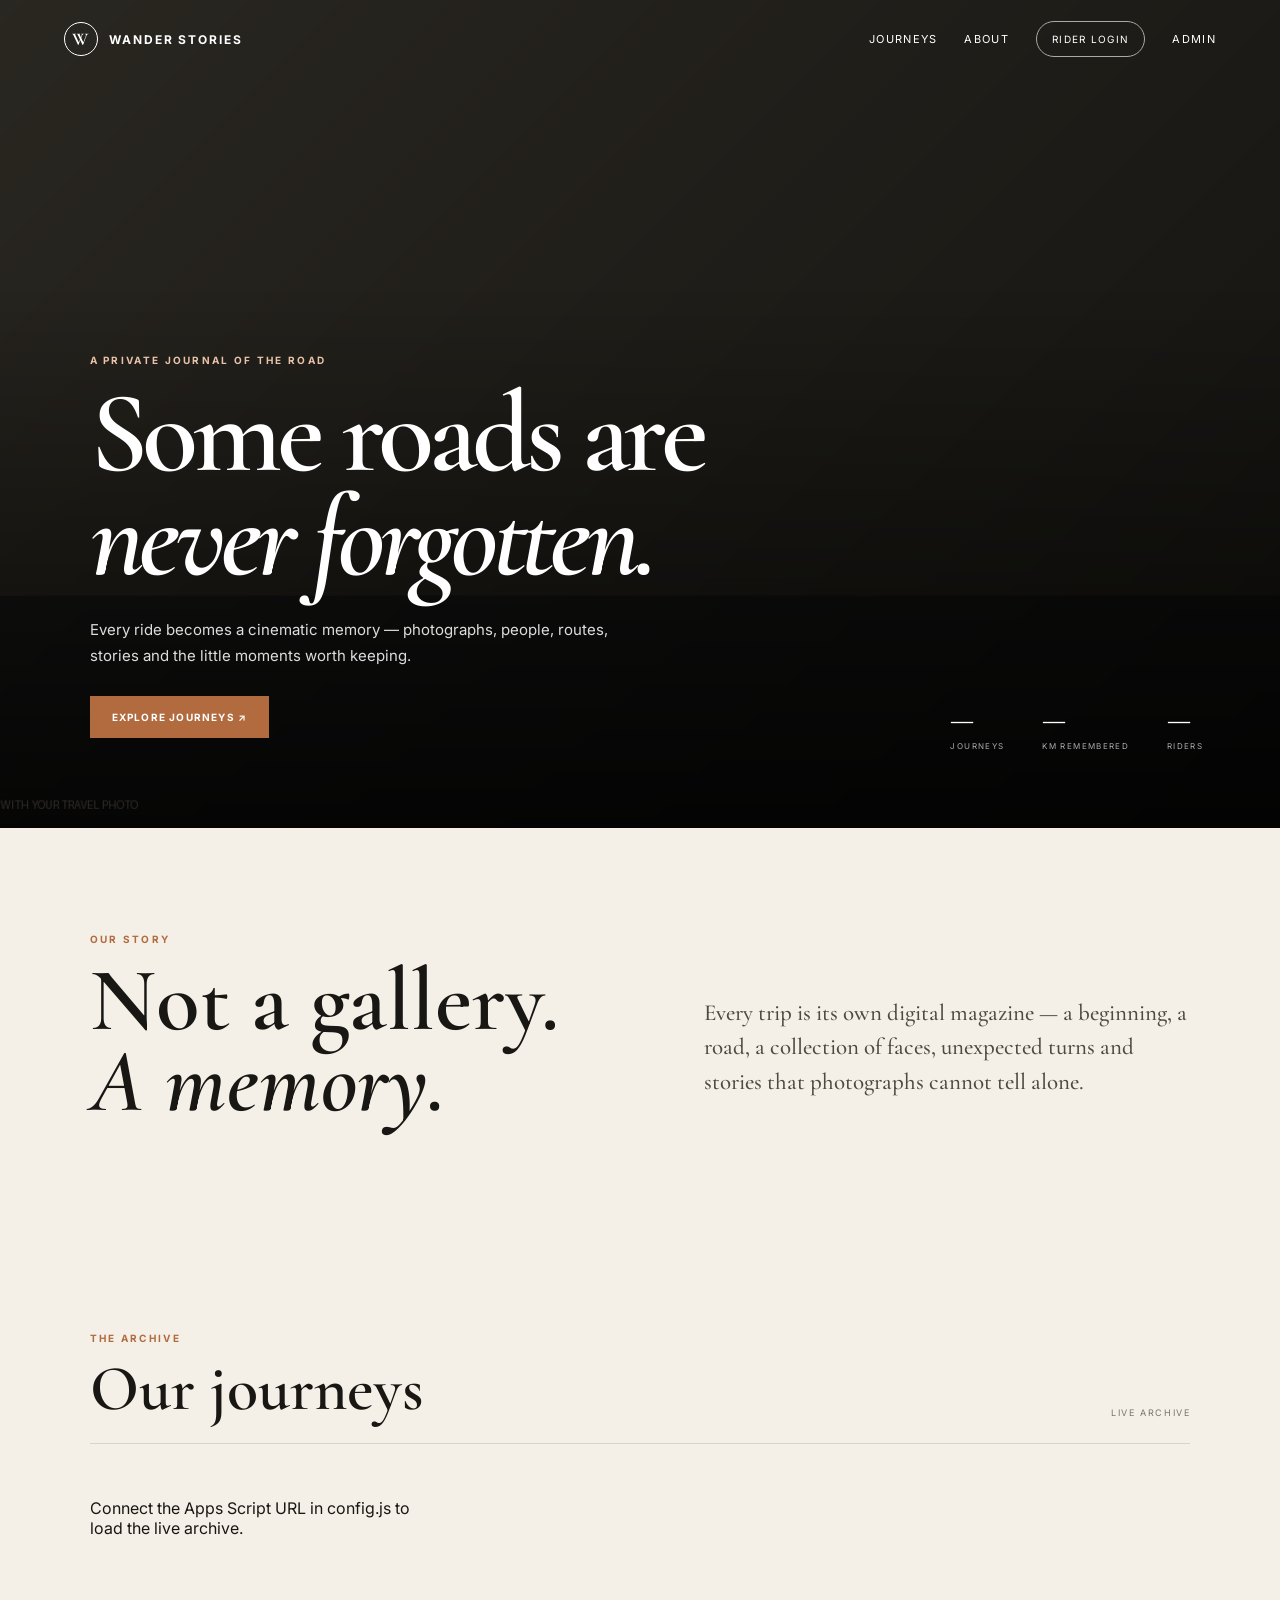
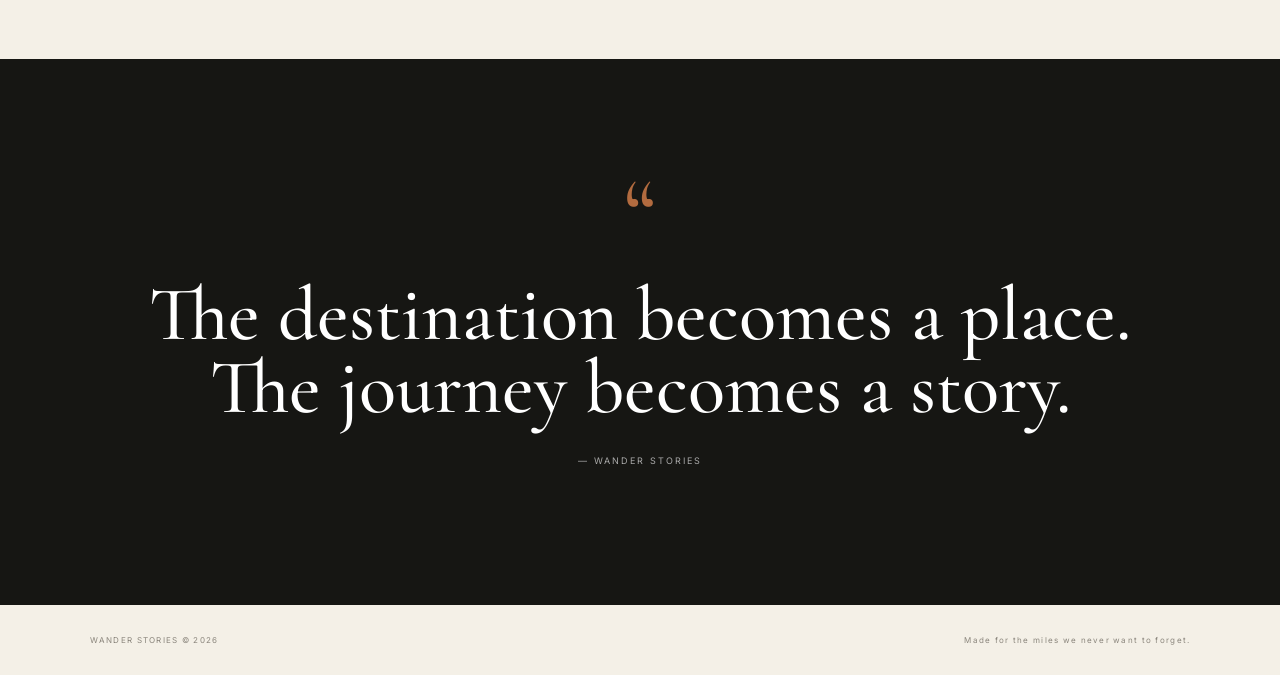
<file: index.html>
<!doctype html>
<html lang="en">
<head>
<meta charset="utf-8"><meta name="viewport" content="width=device-width,initial-scale=1">
<title>Wander Stories — Travel Memory Magazine</title>
<link rel="preconnect" href="https://fonts.googleapis.com"><link rel="preconnect" href="https://fonts.gstatic.com" crossorigin>
<link href="https://fonts.googleapis.com/css2?family=Cormorant+Garamond:wght@500;600;700&family=Inter:wght@400;500;600;700&display=swap" rel="stylesheet">
<link rel="stylesheet" href="style.css">
</head>
<body>
<div id="toast" class="toast"></div>
<header class="site-header"><a class="brand" href="index.html"><span class="brand-mark">W</span>Wander Stories</a>
<nav><a href="#journeys">Journeys</a><a href="#about">About</a><button class="ghost-btn" id="loginBtn">Rider Login</button><a href="admin.html">Admin</a></nav></header>
<main>
<section class="hero"><div class="hero-overlay"></div><div class="hero-content"><p class="eyebrow">A PRIVATE JOURNAL OF THE ROAD</p><h1>Some roads are<br><em>never forgotten.</em></h1><p class="hero-copy">Every ride becomes a cinematic memory — photographs, people, routes, stories and the little moments worth keeping.</p><div class="hero-actions"><a class="primary-btn" href="#journeys">Explore Journeys ↗</a></div></div>
<div class="hero-meta"><div><strong id="tripCount">—</strong><span>JOURNEYS</span></div><div><strong id="kmCount">—</strong><span>KM REMEMBERED</span></div><div><strong id="riderCount">—</strong><span>RIDERS</span></div></div></section>
<section class="intro section" id="about"><div><p class="eyebrow">OUR STORY</p><h2>Not a gallery.<br><em>A memory.</em></h2></div><p class="intro-copy">Every trip is its own digital magazine — a beginning, a road, a collection of faces, unexpected turns and stories that photographs cannot tell alone.</p></section>
<section class="journeys section" id="journeys"><div class="section-head"><div><p class="eyebrow">THE ARCHIVE</p><h2>Our journeys</h2></div><span class="archive-count">LIVE ARCHIVE</span></div><div class="journey-grid" id="journeyGrid"><p>Loading journeys…</p></div></section>
<section class="quote-section"><div class="quote-inner"><span class="quote-mark">“</span><blockquote>The destination becomes a place.<br>The journey becomes a story.</blockquote><p>— WANDER STORIES</p></div></section>
</main><footer class="footer"><span>WANDER STORIES © 2026</span><span>Made for the miles we never want to forget.</span></footer>

<div class="modal" id="loginModal"><div class="modal-card"><button class="modal-close" data-close>×</button><p class="eyebrow">PRIVATE JOURNEY</p><h2>Rider access</h2><p class="muted">Enter your rider ID and password.</p><form id="loginForm"><label>Rider ID<input id="riderId" required autocomplete="username"></label><label>Password<input id="riderPassword" required type="password" autocomplete="current-password"></label><button class="primary-btn full">Enter the archive</button></form></div></div>
<script src="config.js"></script><script src="api.js"></script><script src="app.js"></script>
</body></html>
</file>
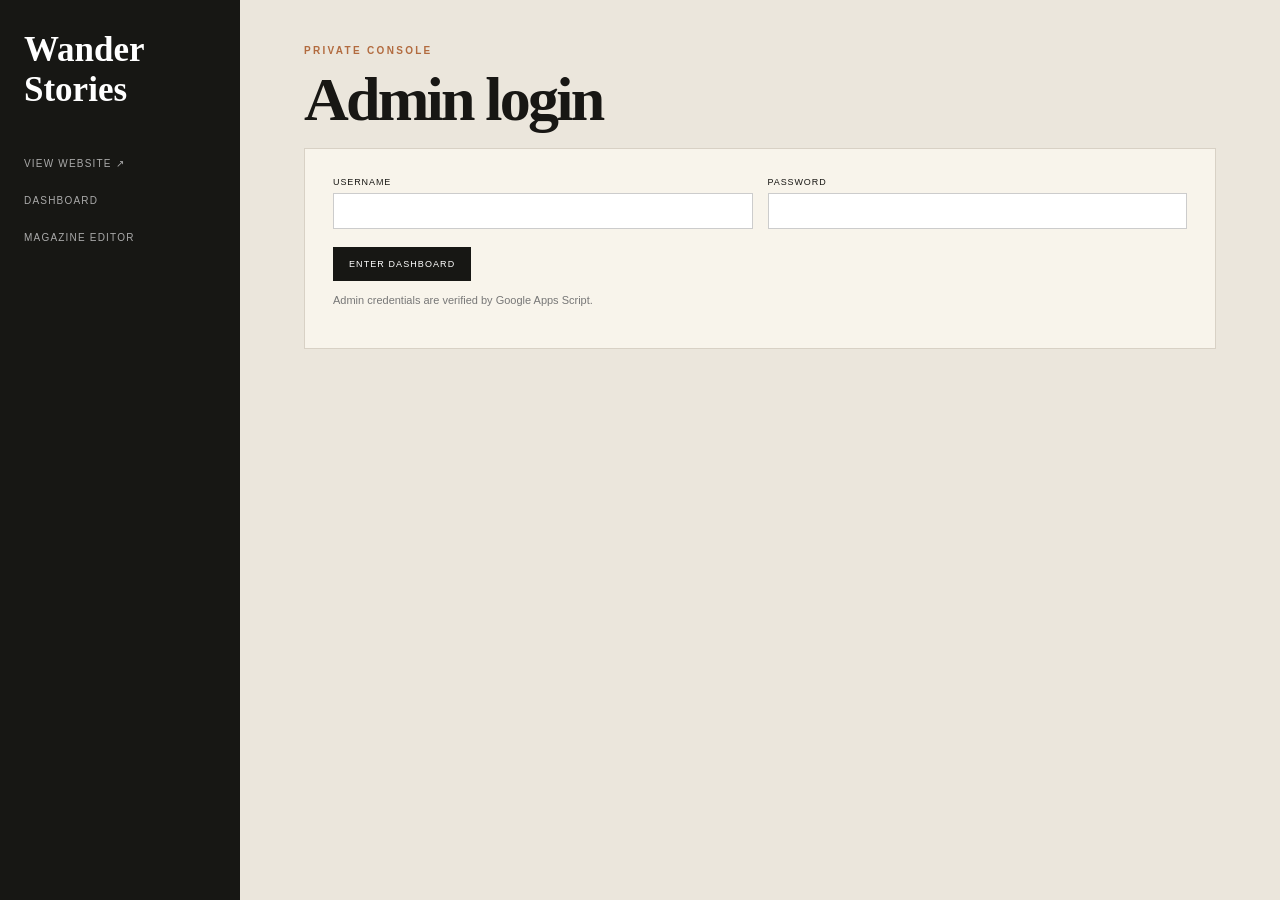
<file: admin.html>
<!doctype html><html><head><meta charset="utf-8"><meta name="viewport" content="width=device-width,initial-scale=1"><title>Wander Stories — Admin</title><link rel="stylesheet" href="style.css"><style>
body{background:#ebe6dc}.admin{min-height:100vh;display:grid;grid-template-columns:240px 1fr}.side{background:#171714;color:#fff;padding:30px 24px}.side h2{font:600 35px var(--serif);margin:0 0 35px}.side a{display:block;padding:13px 0;color:#aaa;font-size:10px;text-transform:uppercase;letter-spacing:.12em}.main{padding:45px 5vw}.main h1{font-size:62px}.login,.dash{max-width:1100px}.admin-card{background:#f8f4eb;padding:28px;margin-top:20px;border:1px solid #d8d1c5}.admin-card h3{font:600 30px var(--serif);margin:0 0 15px}.fields{display:grid;grid-template-columns:1fr 1fr;gap:15px}.fields label{font-size:9px;letter-spacing:.1em;text-transform:uppercase}.fields input,.fields textarea{width:100%;padding:12px;border:1px solid #ccc;background:#fff;margin-top:6px}.btn{border:0;background:#171714;color:#fff;padding:12px 16px;font-size:9px;text-transform:uppercase;letter-spacing:.12em;cursor:pointer}.trip{display:flex;justify-content:space-between;align-items:center;border-top:1px solid #ddd;padding:18px 0}.hidden{display:none}.note{font-size:11px;color:#777;line-height:1.6}@media(max-width:800px){.admin{grid-template-columns:1fr}.side{display:none}.fields{grid-template-columns:1fr}}
</style></head><body><div class="admin"><aside class="side"><h2>Wander<br>Stories</h2><a href="index.html">View website ↗</a><a href="#">Dashboard</a><a href="editor.html">Magazine Editor</a></aside><main class="main"><div id="login" class="login"><p class="eyebrow">PRIVATE CONSOLE</p><h1>Admin login</h1><div class="admin-card"><div class="fields"><label>Username<input id="au"></label><label>Password<input id="ap" type="password"></label></div><br><button class="btn" onclick="doLogin()">Enter dashboard</button><p class="note">Admin credentials are verified by Google Apps Script.</p></div></div><div id="dash" class="dash hidden"><p class="eyebrow">ADMIN CONSOLE</p><h1>Dashboard</h1><div class="admin-card"><h3>Journeys</h3><div id="trips"></div><br><button class="btn" onclick="location.href='editor.html'">Open magazine editor</button></div><div class="admin-card"><h3>Riders</h3><div id="riders"></div></div></div></main></div><script src="config.js"></script><script src="api.js"></script><script>
async function doLogin(){try{const d=await API.adminLogin(au.value,ap.value);sessionStorage.setItem("wsAdminToken",d.token);load()}catch(e){alert(e.message)}}
async function load(){const token=sessionStorage.getItem("wsAdminToken");if(!token)return;try{const d=await API.adminData(token);login.classList.add("hidden");dash.classList.remove("hidden");trips.innerHTML=d.trips.map(t=>`<div class="trip"><span><b>${t.number}</b><br>${t.title}</span><span>${t.km} KM</span><button class="btn" onclick="location.href='editor.html?trip=${t.id}'">EDIT</button></div>`).join("");riders.innerHTML=d.riders.map(r=>`<div class="trip"><span>${r.id} — ${r.name}</span><span>${r.active?"ACTIVE":"OFF"}</span></div>`).join("")}catch(e){sessionStorage.removeItem("wsAdminToken")}}
load();
</script></body></html>
</file>
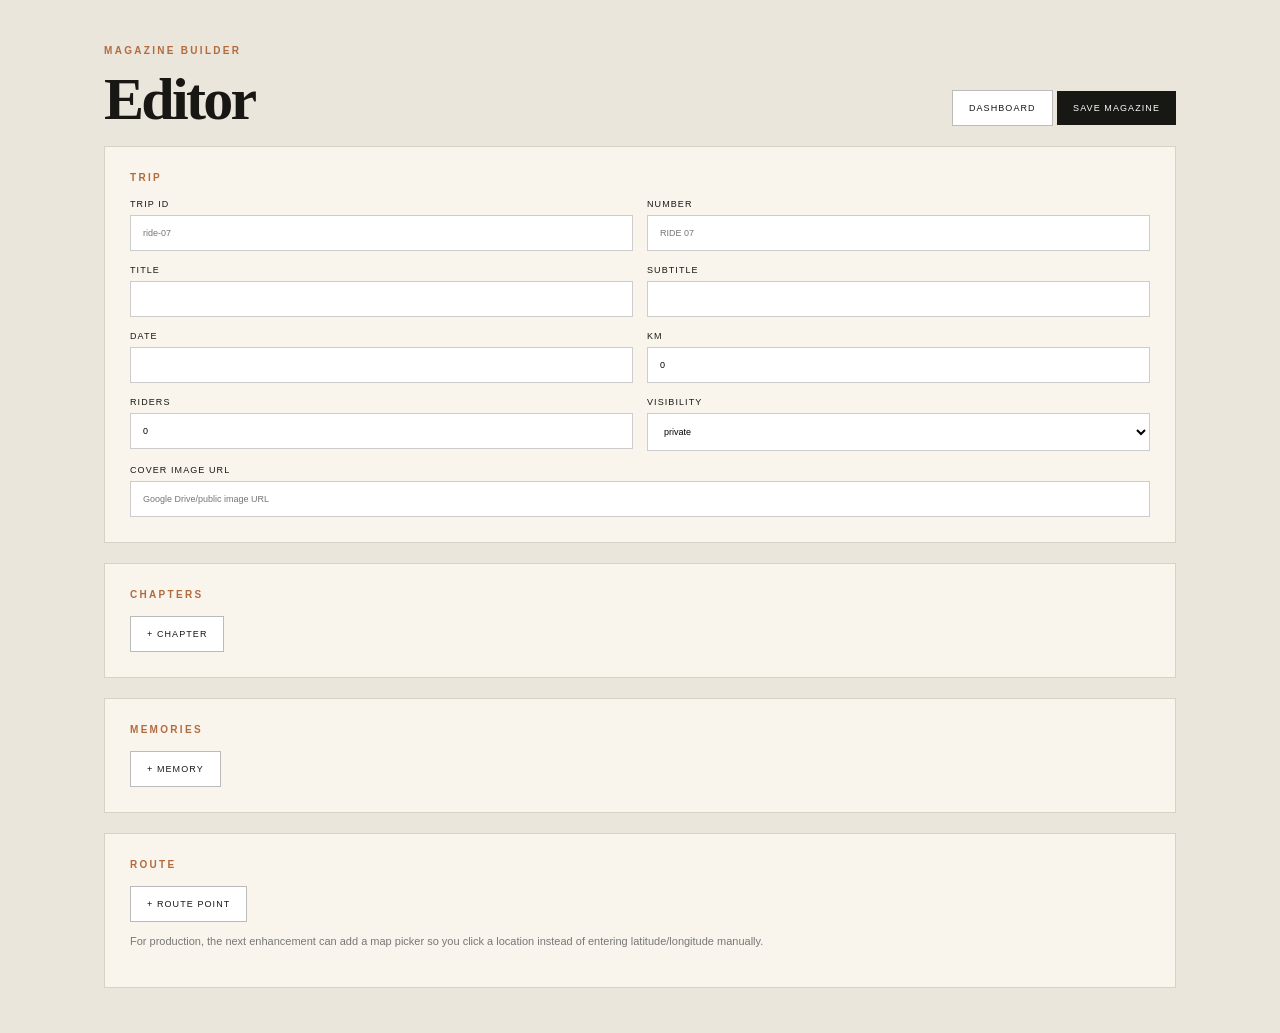
<file: editor.html>
<!doctype html><html><head><meta charset="utf-8"><meta name="viewport" content="width=device-width,initial-scale=1"><title>Magazine Editor</title><link rel="stylesheet" href="style.css"><style>
body{background:#ebe6dc}.wrap{max-width:1200px;margin:auto;padding:45px 5vw}.top{display:flex;justify-content:space-between;align-items:end}.top h1{font-size:60px}.box{background:#f9f5ec;border:1px solid #d8d1c5;padding:25px;margin-top:20px}.fields{display:grid;grid-template-columns:1fr 1fr;gap:14px}.fields label{font-size:9px;text-transform:uppercase;letter-spacing:.12em}.fields input,.fields textarea,.fields select{width:100%;padding:12px;border:1px solid #ccc;background:#fff;margin-top:6px}.wide{grid-column:1/-1}.btn{border:0;background:#171714;color:#fff;padding:12px 16px;font-size:9px;letter-spacing:.12em;text-transform:uppercase;cursor:pointer}.light{background:#fff;color:#171714;border:1px solid #bbb}.item{border-top:1px solid #ddd;padding:15px 0}.item-grid{display:grid;grid-template-columns:1fr 1fr;gap:10px}.item input,.item textarea{width:100%;padding:10px;border:1px solid #ccc}.remove{float:right;color:#a24e37;background:none;border:0}.note{font-size:11px;color:#777;line-height:1.6}@media(max-width:800px){.fields,.item-grid{grid-template-columns:1fr}.wide{grid-column:auto}}
</style></head><body><main class="wrap"><div class="top"><div><p class="eyebrow">MAGAZINE BUILDER</p><h1>Editor</h1></div><div><button class="btn light" onclick="location.href='admin.html'">Dashboard</button> <button class="btn" onclick="save()">Save magazine</button></div></div>
<div class="box"><p class="eyebrow">TRIP</p><div class="fields"><label>Trip ID<input id="id" placeholder="ride-07"></label><label>Number<input id="number" placeholder="RIDE 07"></label><label>Title<input id="title"></label><label>Subtitle<input id="subtitle"></label><label>Date<input id="date"></label><label>KM<input id="km" type="number"></label><label>Riders<input id="riders" type="number"></label><label>Visibility<select id="visibility"><option>private</option><option>public</option></select></label><label class="wide">Cover image URL<input id="cover" placeholder="Google Drive/public image URL"></label></div></div>
<div class="box"><p class="eyebrow">CHAPTERS</p><div id="chapters"></div><button class="btn light" onclick="addChapter()">+ Chapter</button></div>
<div class="box"><p class="eyebrow">MEMORIES</p><div id="memories"></div><button class="btn light" onclick="addMemory()">+ Memory</button></div>
<div class="box"><p class="eyebrow">ROUTE</p><div id="route"></div><button class="btn light" onclick="addRoute()">+ Route point</button><p class="note">For production, the next enhancement can add a map picker so you click a location instead of entering latitude/longitude manually.</p></div>
</main><script src="config.js"></script><script src="api.js"></script><script>
let T={id:"",number:"",title:"",subtitle:"",date:"",km:0,riders:0,visibility:"private",cover:"",chapters:[],memories:[],route:[]};
const q=s=>document.querySelector(s),esc=s=>String(s??"").replaceAll("&","&amp;").replaceAll("<","&lt;").replaceAll(">","&gt;").replaceAll('"',"&quot;");
function render(){q("#chapters").innerHTML=T.chapters.map((x,i)=>`<div class=item><button class=remove onclick="T.chapters.splice(${i},1);render()">Remove</button><div class=item-grid><input placeholder="Eyebrow" value="${esc(x.eyebrow)}" oninput="T.chapters[${i}].eyebrow=this.value"><input placeholder="Title" value="${esc(x.title)}" oninput="T.chapters[${i}].title=this.value"><textarea placeholder="Story" oninput="T.chapters[${i}].text=this.value">${esc(x.text)}</textarea></div></div>`).join("");
q("#memories").innerHTML=T.memories.map((x,i)=>`<div class=item><button class=remove onclick="T.memories.splice(${i},1);render()">Remove</button><div class=item-grid><input placeholder="Title" value="${esc(x.title)}" oninput="T.memories[${i}].title=this.value"><input placeholder="Image URL" value="${esc(x.imageUrl)}" oninput="T.memories[${i}].imageUrl=this.value"><textarea placeholder="Caption" oninput="T.memories[${i}].caption=this.value">${esc(x.caption)}</textarea><input placeholder="Rider ID" value="${esc(x.riderId)}" oninput="T.memories[${i}].riderId=this.value"></div></div>`).join("");
q("#route").innerHTML=T.route.map((x,i)=>`<div class=item><button class=remove onclick="T.route.splice(${i},1);render()">Remove</button><div class=item-grid><input placeholder="Location" value="${esc(x.name)}" oninput="T.route[${i}].name=this.value"><input placeholder="Time" value="${esc(x.time)}" oninput="T.route[${i}].time=this.value"><input placeholder="Latitude" value="${esc(x.lat)}" oninput="T.route[${i}].lat=this.value"><input placeholder="Longitude" value="${esc(x.lng)}" oninput="T.route[${i}].lng=this.value"><textarea placeholder="Memory/note" oninput="T.route[${i}].note=this.value">${esc(x.note)}</textarea></div></div>`).join("")}
function addChapter(){T.chapters.push({eyebrow:"CHAPTER",title:"New chapter",text:""});render()}function addMemory(){T.memories.push({title:"New memory",caption:"",imageUrl:"",riderId:""});render()}function addRoute(){T.route.push({name:"New stop",time:"",lat:"",lng:"",note:""});render()}
function fill(){["id","number","title","subtitle","date","km","riders","visibility","cover"].forEach(k=>q("#"+k).value=T[k]??"");render()}
async function save(){["id","number","title","subtitle","date","km","riders","visibility","cover"].forEach(k=>T[k]=q("#"+k).value);T.km=Number(T.km);T.riders=Number(T.riders);try{const r=await API.saveTrip(sessionStorage.getItem("wsAdminToken"),T);T=r;alert("Magazine saved to Google Sheets.")}catch(e){alert(e.message)}}
fill();
</script></body></html>
</file>
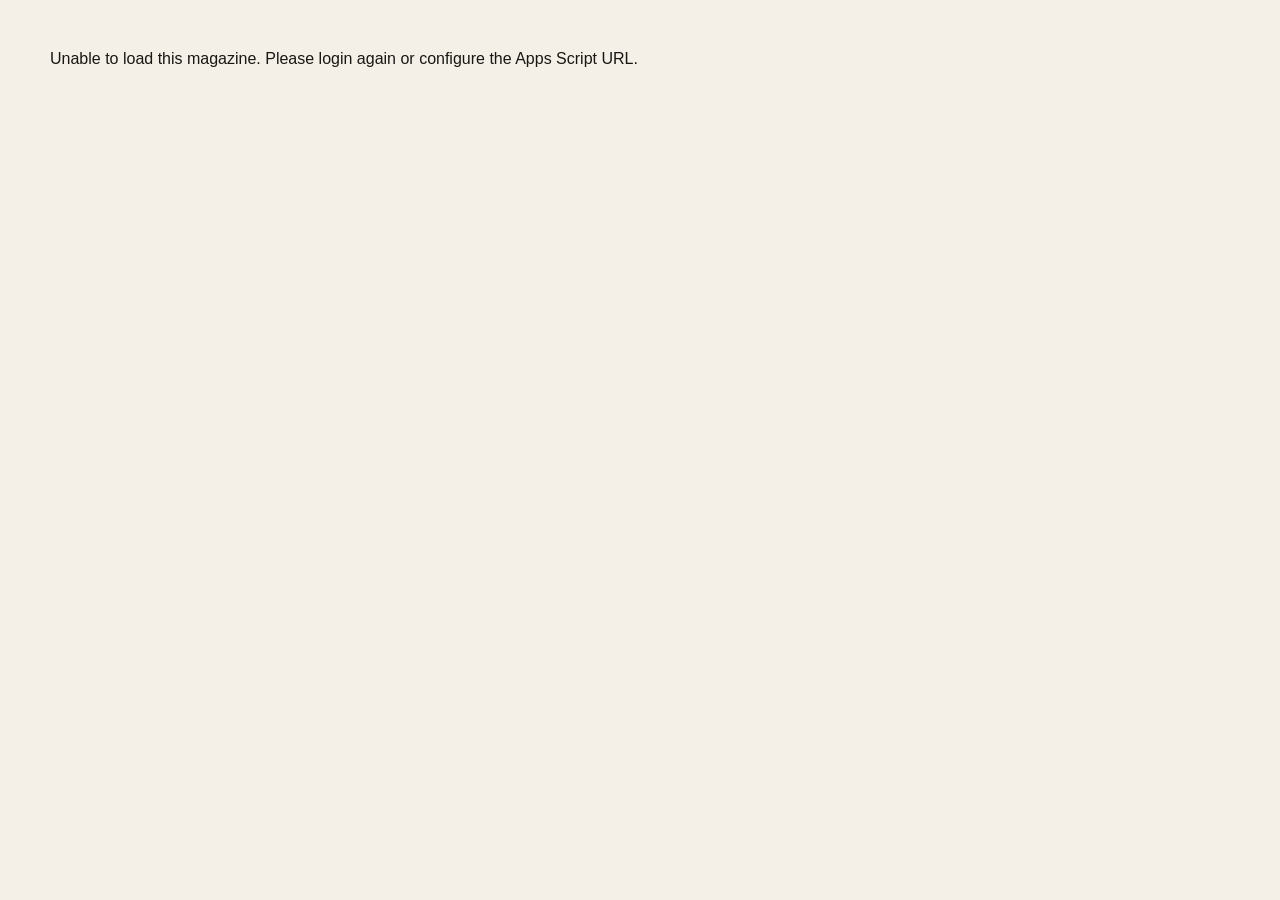
<file: magazine.html>
<!doctype html><html lang="en"><head><meta charset="utf-8"><meta name="viewport" content="width=device-width,initial-scale=1"><title>Ride Magazine</title><link rel="stylesheet" href="style.css"><style>
.mag-top{padding:25px 6vw;display:flex;justify-content:space-between;font-size:9px;letter-spacing:.14em}.mag-cover{min-height:85vh;background:linear-gradient(0deg,#000b,transparent 70%),url("assets/images/ride-01.jpg") center/cover;display:flex;align-items:end;padding:8vw;color:#fff}.mag-cover h1{font-size:clamp(65px,10vw,145px)}.story{max-width:1100px;margin:auto;padding:110px 6vw}.story-head{display:grid;grid-template-columns:1fr 1fr;gap:80px;align-items:end}.story h2,.route h2{font-size:80px}.story-copy{font:500 24px/1.55 var(--serif);color:#514d46}.memory-grid{display:grid;grid-template-columns:1.3fr .7fr;gap:18px;margin-top:65px}.memory-grid img{width:100%;height:100%;min-height:300px;object-fit:cover}.memory-note{background:#e7dfd1;padding:45px;margin-top:55px;font:500 28px/1.35 var(--serif)}.route{background:#191916;color:#fff;padding:110px 7vw}.route-layout{display:grid;grid-template-columns:1fr 1fr;gap:60px;margin-top:55px}.route-map{min-height:510px;border:1px solid #fff2;position:relative;background:radial-gradient(circle,#34342c,#181815 65%);overflow:hidden}.route-line{position:absolute;left:15%;top:15%;width:70%;height:70%;border-left:2px dashed #bd7850;border-radius:50%;transform:rotate(13deg)}.pin{position:absolute;width:14px;height:14px;border:3px solid #fff;background:#bd7850;border-radius:50%;box-shadow:0 0 0 7px #bd785028}.pin span{position:absolute;left:22px;top:-4px;white-space:nowrap;font-size:9px;letter-spacing:.12em}.p1{left:15%;top:20%}.p2{left:45%;top:42%}.p3{left:70%;top:65%}.p4{left:42%;top:82%}.timeline{display:flex;flex-direction:column;gap:24px}.stop{display:grid;grid-template-columns:90px 1fr;gap:20px;border-bottom:1px solid #fff2;padding-bottom:20px}.stop small{color:#bd7850;letter-spacing:.15em}.stop h3{font:600 35px var(--serif);margin:0}.stop p{color:#aaa;font-size:12px;line-height:1.6}.stats{display:grid;grid-template-columns:repeat(4,1fr);padding:75px 7vw;gap:20px}.stat strong{font:600 45px var(--serif);display:block}.stat span{font-size:8px;letter-spacing:.16em;color:#777}@media(max-width:800px){.story-head,.route-layout,.memory-grid{grid-template-columns:1fr}.story h2,.route h2{font-size:58px}.stats{grid-template-columns:1fr 1fr}}
</style></head><body>
<div class="mag-top"><a href="index.html">← BACK TO ARCHIVE</a><span id="magTitle">PRIVATE MAGAZINE</span><span id="rider"></span></div>
<section class="mag-cover"><div><p class="eyebrow" id="meta">LOADING</p><h1 id="title">Journey</h1><p id="subtitle"></p></div></section>
<section class="story"><div class="story-head"><div><p class="eyebrow">THE STORY</p><h2 id="chapterTitle">The Beginning</h2></div><p class="story-copy" id="chapterText"></p></div><div class="memory-grid" id="memoryGrid"></div><div class="memory-note" id="memoryNote"></div></section>
<section class="route"><p class="eyebrow">THE ROAD</p><h2>Follow the<br><em>memory line.</em></h2><div class="route-layout"><div class="route-map"><div class="route-line"></div><div id="pins"></div></div><div class="timeline" id="timeline"></div></div></section>
<section class="stats"><div class="stat"><strong id="km">0</strong><span>KILOMETRES</span></div><div class="stat"><strong id="riders">0</strong><span>RIDERS</span></div><div class="stat"><strong id="stops">0</strong><span>STOPS</span></div><div class="stat"><strong id="photos">0</strong><span>PHOTOS</span></div></section>
<footer class="footer"><a href="index.html">← Return to all journeys</a><span>WANDER STORIES © 2026</span></footer>
<script src="config.js"></script><script src="api.js"></script><script>
(async()=>{try{const id=new URLSearchParams(location.search).get("trip");const token=sessionStorage.getItem("wsToken");const t=await API.trip(id,token);document.title=t.title+" — Wander Stories";magTitle.textContent=t.number+" / "+t.title;rider.textContent=sessionStorage.getItem("wsRider")?JSON.parse(sessionStorage.getItem("wsRider")).name:"";title.textContent=t.title;subtitle.textContent=t.subtitle;meta.textContent=`${t.date} · ${t.km} KM · ${t.riders} RIDERS`;document.querySelector(".mag-cover").style.backgroundImage=`linear-gradient(0deg,#000b,transparent 70%),url("${t.cover}")`;chapterTitle.textContent=t.chapters?.[0]?.title||"The Beginning";chapterText.textContent=t.chapters?.[0]?.text||"";km.textContent=t.km;riders.textContent=t.riders;stops.textContent=(t.route||[]).length;photos.textContent=(t.memories||[]).length;memoryGrid.innerHTML=(t.memories||[]).slice(0,2).map(m=>`<img src="${m.image}" alt="${m.title}">`).join("");memoryNote.textContent=t.memories?.[0]?.caption||"A moment worth keeping.";timeline.innerHTML=(t.route||[]).map(r=>`<div class="stop"><small>${r.time||""}</small><div><h3>${r.name}</h3><p>${r.note||""}</p></div></div>`).join("");const pins=(t.route||[]).slice(0,4);pins.forEach((p,i)=>{const el=document.createElement("div");el.className="pin p"+(i+1);el.innerHTML=`<span>${p.name}</span>`;document.querySelector("#pins").appendChild(el)})}catch(e){document.body.innerHTML="<div style='padding:50px;font-family:Arial'>Unable to load this magazine. Please login again or configure the Apps Script URL.</div>"}})();
</script></body></html>
</file>
<file: style.css>
:root{--ink:#181714;--paper:#f4f0e7;--cream:#fbf8f1;--muted:#77736b;--line:rgba(24,23,20,.13);--accent:#b26b3f;--dark:#161613;--serif:"Cormorant Garamond",Georgia,serif;--sans:"Inter",Arial,sans-serif}*{box-sizing:border-box}html{scroll-behavior:smooth}body{margin:0;background:var(--paper);color:var(--ink);font-family:var(--sans)}a{text-decoration:none;color:inherit}button,input,textarea,select{font:inherit}.site-header{position:absolute;z-index:10;top:0;left:0;right:0;height:78px;display:flex;align-items:center;justify-content:space-between;padding:0 5vw;color:#fff}.brand{display:flex;align-items:center;gap:11px;font-size:12px;letter-spacing:.16em;text-transform:uppercase;font-weight:700}.brand-mark{width:34px;height:34px;border:1px solid #fff;border-radius:50%;display:grid;place-items:center;font-family:var(--serif);font-size:18px}nav{display:flex;gap:27px;align-items:center;font-size:11px;text-transform:uppercase;letter-spacing:.12em}.ghost-btn{border:1px solid #aaa;background:transparent;color:#fff;padding:11px 15px;border-radius:30px;text-transform:uppercase;font-size:10px;letter-spacing:.13em;cursor:pointer}.hero{min-height:760px;height:92vh;position:relative;display:flex;align-items:flex-end;padding:0 7vw 7vw;color:#fff;overflow:hidden;background:#222}.hero:before{content:"";position:absolute;inset:-8%;background:linear-gradient(135deg,rgba(0,0,0,.1),rgba(0,0,0,.62)),url("assets/images/hero.jpg") center/cover;animation:zoom 18s ease-out forwards}@keyframes zoom{from{transform:scale(1.05)}to{transform:scale(1)}}.hero-overlay{position:absolute;inset:0;background:linear-gradient(0deg,rgba(0,0,0,.72),transparent 65%)}.hero-content{position:relative;z-index:2;max-width:800px}.eyebrow{font-size:10px;letter-spacing:.23em;font-weight:700;margin:0 0 16px;color:var(--accent)}.hero .eyebrow{color:#e9c3a9}h1,h2{font-family:var(--serif);font-weight:600;line-height:.9;margin:0}h1{font-size:clamp(62px,9vw,125px);letter-spacing:-.045em}.hero-copy{max-width:560px;font-size:15px;line-height:1.7;color:#ddd;margin:28px 0}.primary-btn{display:inline-flex;align-items:center;justify-content:center;gap:14px;background:var(--accent);color:#fff;border:0;padding:15px 22px;text-transform:uppercase;letter-spacing:.12em;font-size:10px;font-weight:700;cursor:pointer}.hero-meta{position:absolute;z-index:2;right:6vw;bottom:6vw;display:flex;gap:38px}.hero-meta div{display:flex;flex-direction:column;gap:5px}.hero-meta strong{font:600 29px var(--serif)}.hero-meta span{font-size:8px;letter-spacing:.17em;color:#aaa}.section{padding:105px 7vw}.intro{display:grid;grid-template-columns:1fr 1fr;gap:10vw;align-items:end}.intro h2{font-size:clamp(55px,7vw,92px)}.intro-copy{font:500 23px/1.5 var(--serif);max-width:580px;color:#4e4a43}.section-head{display:flex;justify-content:space-between;align-items:end;border-bottom:1px solid var(--line);padding-bottom:25px;margin-bottom:38px}.section-head h2{font-size:64px}.archive-count{font-size:9px;letter-spacing:.18em;color:var(--muted)}.journey-grid{display:grid;grid-template-columns:repeat(3,1fr);gap:22px}.journey-card{background:var(--cream);min-height:480px;position:relative;overflow:hidden;cursor:pointer;border:1px solid #ddd6ca;transition:.35s}.journey-card:hover{transform:translateY(-7px);box-shadow:0 22px 50px #19140f18}.card-image{height:325px;background-size:cover;background-position:center;position:relative}.card-image:after{content:"";position:absolute;inset:0;background:linear-gradient(0deg,#0008,transparent 55%)}.card-number,.card-lock{position:absolute;z-index:1;top:18px;color:#fff;font-size:9px;letter-spacing:.18em}.card-number{left:18px}.card-lock{right:18px}.card-body{padding:25px}.card-body h3{font:600 38px/.9 var(--serif);margin:0 0 13px}.card-body p{color:var(--muted);font-size:11px;line-height:1.6;margin:0 0 18px}.card-foot{display:flex;justify-content:space-between;font-size:8px;letter-spacing:.15em;color:#918b81}.quote-section{background:var(--dark);color:#fff;padding:130px 7vw}.quote-inner{text-align:center}.quote-mark{font:100px/0.5 var(--serif);color:var(--accent)}blockquote{font:500 clamp(42px,6vw,78px)/.95 var(--serif);margin:30px 0}.quote-inner p{font-size:9px;letter-spacing:.22em;color:#aaa}.footer{display:flex;justify-content:space-between;padding:30px 7vw;font-size:8px;letter-spacing:.16em;color:#8a857c}.modal{position:fixed;z-index:50;inset:0;background:#0a0a08bb;backdrop-filter:blur(12px);display:none;place-items:center;padding:20px}.modal.open{display:grid}.modal-card{width:min(450px,100%);background:var(--cream);padding:45px;position:relative}.modal-card h2{font-size:55px}.modal-close{position:absolute;right:20px;top:17px;background:none;border:0;font-size:27px;cursor:pointer}.muted{color:var(--muted);font-size:12px;line-height:1.6}.modal label{display:block;font-size:9px;letter-spacing:.13em;text-transform:uppercase;margin:15px 0}.modal input{width:100%;padding:14px;border:1px solid var(--line);background:#fff;margin-top:7px}.full{width:100%;margin-top:12px}.toast{position:fixed;z-index:100;right:20px;bottom:20px;background:#171714;color:#fff;padding:14px 18px;font-size:11px;opacity:0;transform:translateY(10px);transition:.25s}.toast.show{opacity:1;transform:none}@media(max-width:800px){nav a:not(.admin-link){display:none}.hero{min-height:720px}.hero-meta{display:none}.intro{grid-template-columns:1fr;gap:35px}.journey-grid{grid-template-columns:1fr}.section{padding:75px 6vw}.section-head h2{font-size:54px}.footer{flex-direction:column;gap:10px}}
</file>
